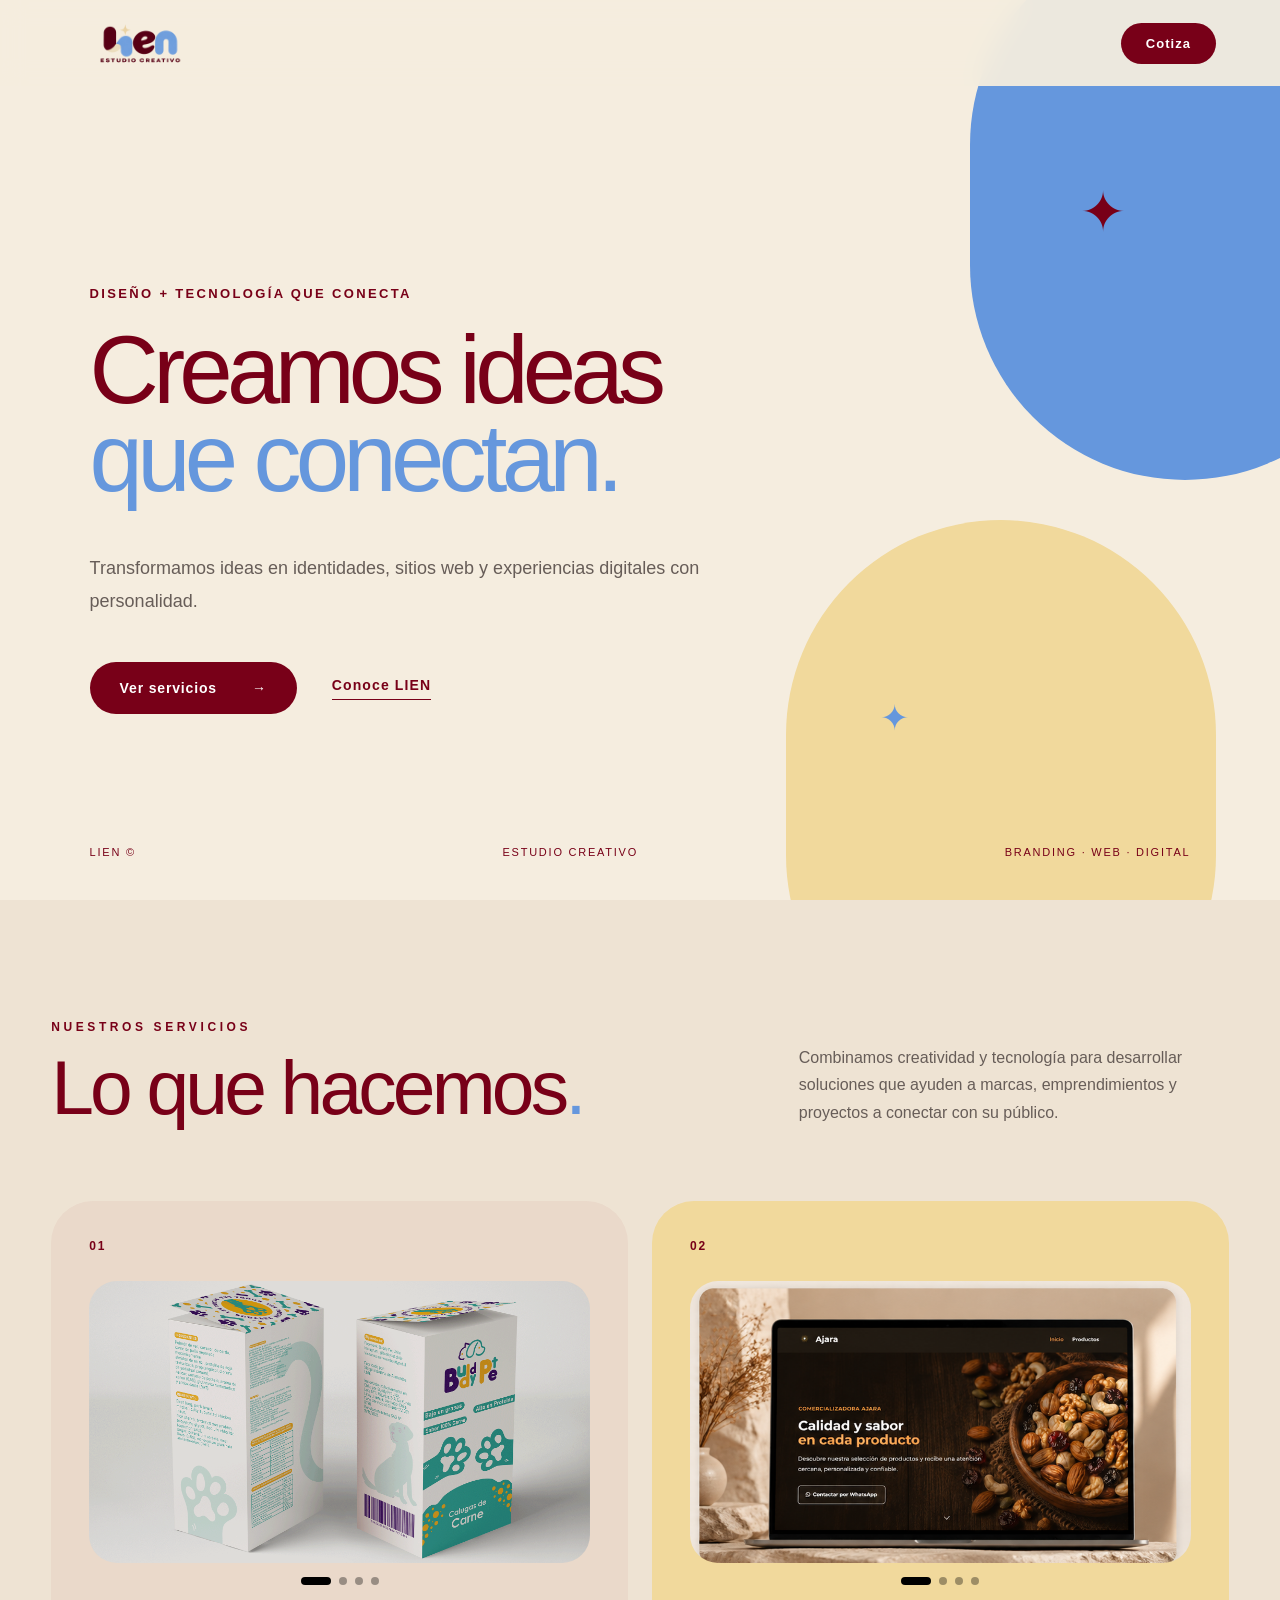
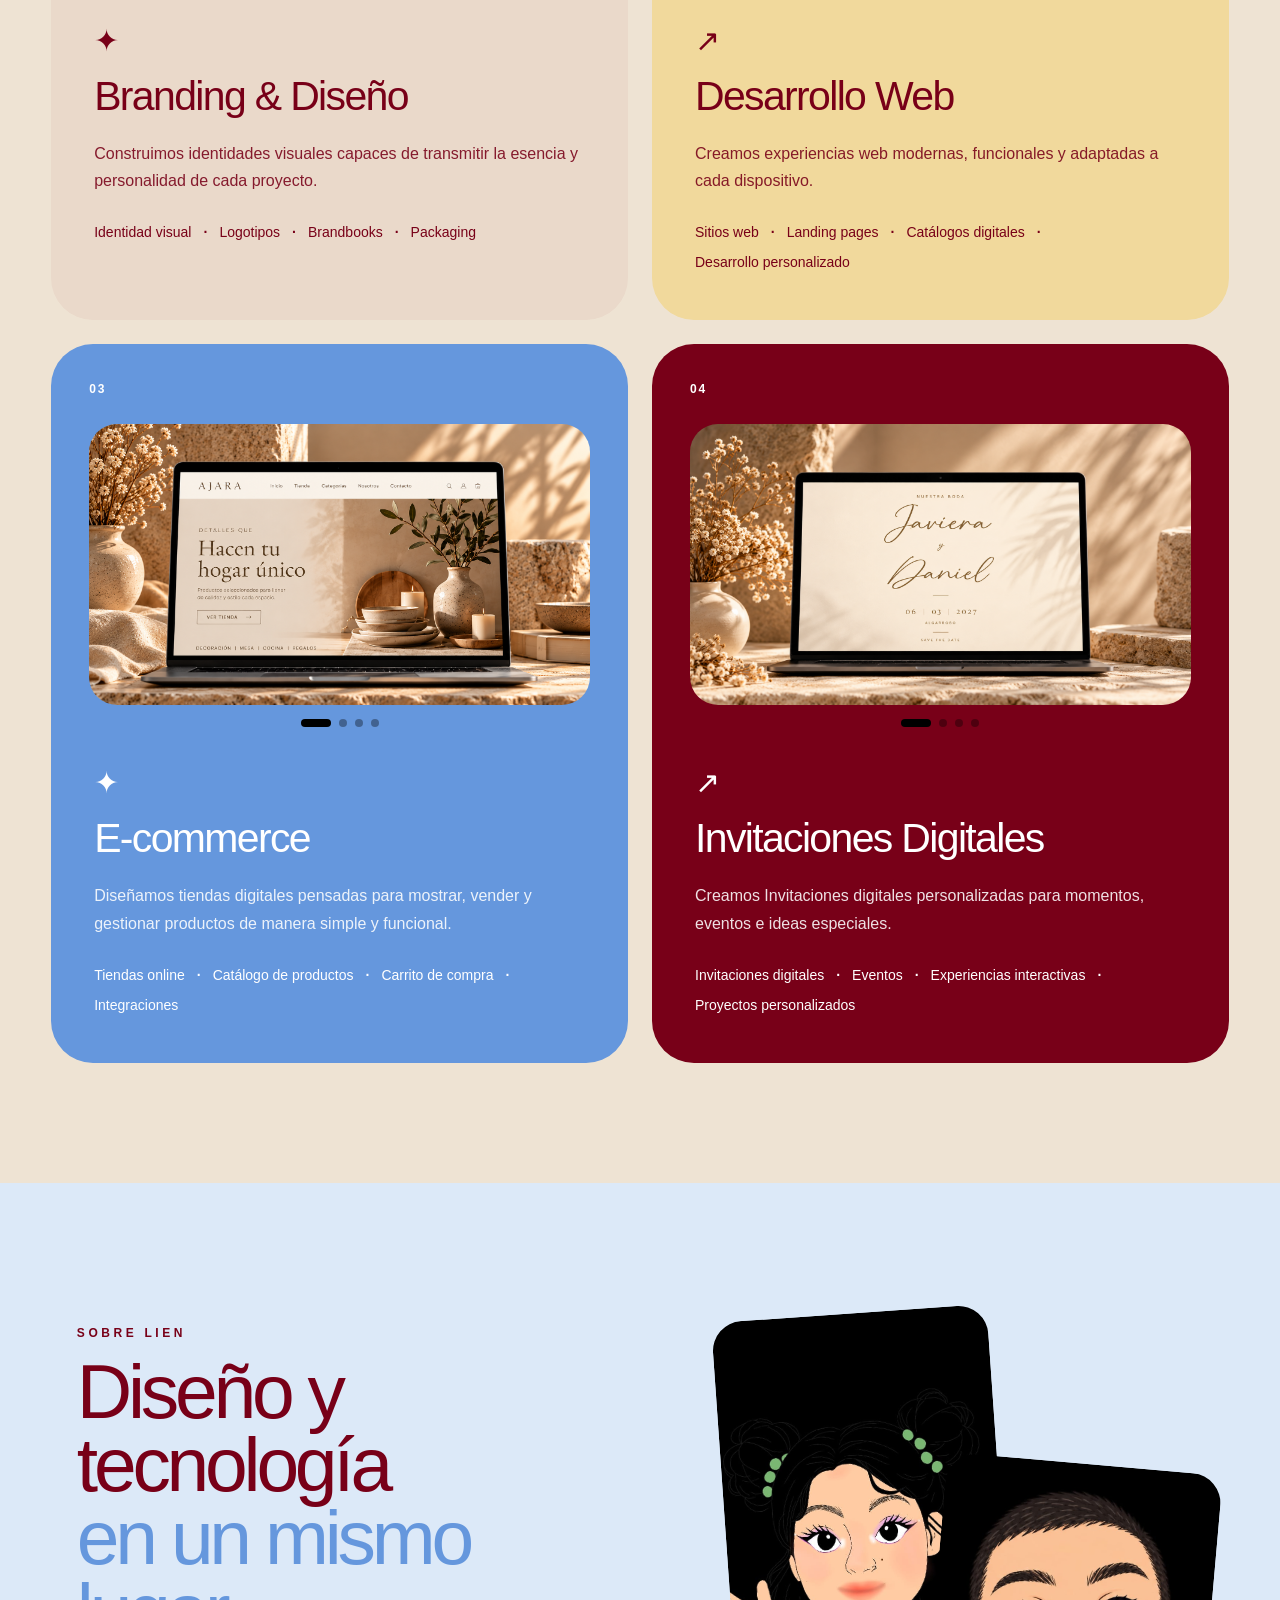
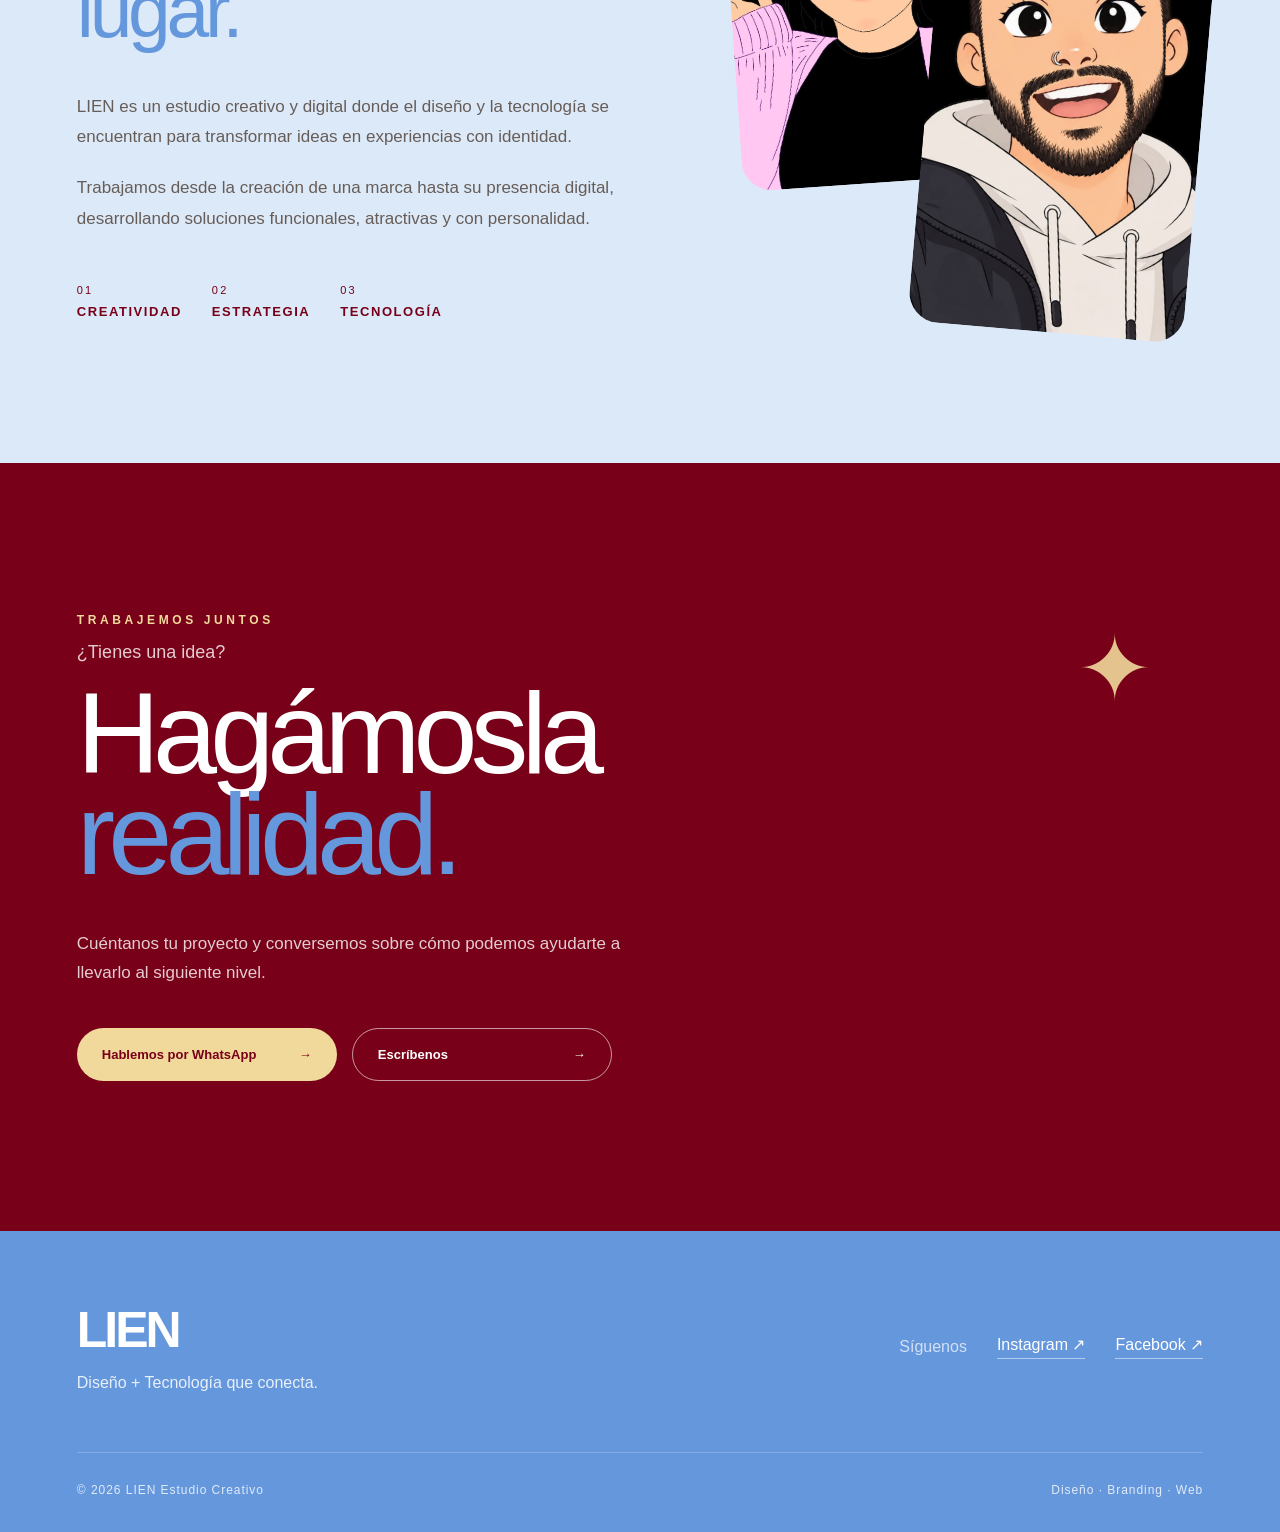
<file: index.html>
<!DOCTYPE html>
<html lang="es">

<head>
    <meta charset="UTF-8">
    <meta name="viewport" content="width=device-width, initial-scale=1.0">

    <meta
        name="description"
        content="LIEN Estudio Creativo - Diseño, branding, desarrollo web, e-commerce y experiencias digitales."
    >

    <title>LIEN | Estudio Creativo</title>

    <link rel="stylesheet" href="style.css">
</head>

<body>

    <!-- ==========================================
         HEADER
    =========================================== -->

    <header class="header">

        <a href="#inicio" class="logo" aria-label="Ir al inicio">
            <img
                src="assets/images/Logo lien azul SF.png"
                alt="LIEN Estudio Creativo"
            >
        </a>

        <a href="#contacto" class="header-contact">
            Cotiza 
        </a>

    </header>


    <main>

        <!-- ==========================================
             HERO
        =========================================== -->

        <section class="hero" id="inicio">

            <div class="hero-shape shape-one"></div>
            <div class="hero-shape shape-two"></div>

            <span class="hero-star star-one">✦</span>
            <span class="hero-star star-two">✦</span>

            <div class="hero-content">

                <p class="eyebrow">
                    Diseño + Tecnología que conecta
                </p>

                <h1>
                    Creamos ideas
                    <span>que conectan.</span>
                </h1>

                <p class="hero-description">
                    Transformamos ideas en identidades,
                    sitios web y experiencias digitales
                    con personalidad.
                </p>

                <div class="hero-actions">

                    <a href="#servicios" class="button-primary">
                        Ver servicios
                        <span>→</span>
                    </a>

                    <a href="#nosotros" class="button-text">
                        Conoce LIEN
                    </a>

                </div>

            </div>

            <div class="hero-bottom">

                <span>LIEN © <span id="heroYear"></span></span>
                <span>Estudio Creativo</span>
                <span>Branding · Web · Digital</span>

            </div>

        </section>


        <!-- ==========================================
             SERVICIOS
        =========================================== -->

        <section class="services-section" id="servicios">

            <div class="section-heading">

                <div>
                    <p class="section-label">
                        Nuestros servicios
                    </p>

                    <h2>
                        Lo que hacemos<span>.</span>
                    </h2>
                </div>

                <p class="services-intro">
                    Combinamos creatividad y tecnología
                    para desarrollar soluciones que ayuden
                    a marcas, emprendimientos y proyectos
                    a conectar con su público.
                </p>

            </div>


            <div class="services-grid">


                <!-- ==================================
                     01 BRANDING
                =================================== -->

                <article class="service-card service-branding">

                    <span class="service-number">01</span>

                    <div class="mini-carousel">

                        <div class="carousel-viewport">

                            <div class="carousel-track">

                                <div class="carousel-slide">
                                    <img
                                        src="assets/images/Branding/packaging-01.gif"
                                        alt="Proyecto de identidad visual"
                                    >
                                </div>

                                <div class="carousel-slide">
                                    <img
                                        src="assets/images/Branding/branding-01.jpeg"
                                        alt="Aplicación de identidad visual"
                                    >
                                </div>

                                <div class="carousel-slide">
                                    <img
                                        src="assets/images/Branding/packaging-02.gif"
                                        alt="Proyecto de packaging"
                                    >
                                </div>

                                <div class="carousel-slide">
                                    <img
                                        src="assets/images/Branding/branding-02.jpeg"
                                        alt="Aplicación de packaging"
                                    >
                                </div>

                            </div>

                            <button
                                class="carousel-arrow carousel-prev"
                                type="button"
                                aria-label="Imagen anterior"
                            >
                                ←
                            </button>

                            <button
                                class="carousel-arrow carousel-next"
                                type="button"
                                aria-label="Imagen siguiente"
                            >
                                →
                            </button>

                        </div>

                        <div class="carousel-dots">
                            <button class="carousel-dot active"></button>
                            <button class="carousel-dot"></button>
                            <button class="carousel-dot"></button>
                            <button class="carousel-dot"></button>
                        </div>

                    </div>


                    <div class="service-content">

                        <div class="service-icon">✦</div>

                        <h3>Branding & Diseño</h3>

                        <p>
                            Construimos identidades visuales capaces
                            de transmitir la esencia y personalidad
                            de cada proyecto.
                        </p>

                        <ul>
                            <li>Identidad visual</li>
                            <li>Logotipos</li>
                            <li>Brandbooks</li>
                            <li>Packaging</li>
                        </ul>

                    </div>

                </article>


                <!-- ==================================
                     02 DESARROLLO WEB
                =================================== -->

                <article class="service-card service-web">

                    <span class="service-number">02</span>

                    <div class="mini-carousel">

                        <div class="carousel-viewport">

                            <div class="carousel-track">

                                <div class="carousel-slide">
                                    <img
                                        src="assets/images/Desarrollo web/ajara-web-01.png"
                                        alt="Página web Ajara"
                                    >
                                </div>

                                <div class="carousel-slide">
                                    <img
                                        src="assets/images/Desarrollo web/ajara-web-02.png"
                                        alt="Proyecto web Ajara"
                                    >
                                </div>

                                <div class="carousel-slide">
                                    <img
                                        src="assets/images/Desarrollo web/ajara-web-03.png"
                                        alt="Catálogo digital Ajara"
                                    >
                                </div>

                                <div class="carousel-slide">
                                    <img
                                        src="assets/images/Desarrollo web/ajara-web-04.png"
                                        alt="Experiencia web Ajara"
                                    >
                                </div>

                            </div>

                            <button
                                class="carousel-arrow carousel-prev"
                                type="button"
                                aria-label="Imagen anterior"
                            >
                                ←
                            </button>

                            <button
                                class="carousel-arrow carousel-next"
                                type="button"
                                aria-label="Imagen siguiente"
                            >
                                →
                            </button>

                        </div>

                        <div class="carousel-dots">
                            <button class="carousel-dot active"></button>
                            <button class="carousel-dot"></button>
                            <button class="carousel-dot"></button>
                            <button class="carousel-dot"></button>
                        </div>

                    </div>


                    <div class="service-content">

                        <div class="service-icon">↗</div>

                        <h3>Desarrollo Web</h3>

                        <p>
                            Creamos experiencias web modernas,
                            funcionales y adaptadas a cada dispositivo.
                        </p>

                        <ul>
                            <li>Sitios web</li>
                            <li>Landing pages</li>
                            <li>Catálogos digitales</li>
                            <li>Desarrollo personalizado</li>
                        </ul>

                    </div>

                </article>


                <!-- ==================================
                     03 E-COMMERCE
                =================================== -->

                <article class="service-card service-ecommerce">

                    <span class="service-number">03</span>

                    <div class="mini-carousel">

                        <div class="carousel-viewport">

                            <div class="carousel-track">

                                <div class="carousel-slide">
                                    <img
                                        src="assets/images/E-comerce/ecomerce 1.png"
                                        alt="Proyecto E-commerce"
                                    >
                                </div>

                                <div class="carousel-slide">
                                    <img
                                        src="assets/images/E-comerce/ecomerce 2.png"
                                        alt="Catálogo E-commerce"
                                    >
                                </div>

                                <div class="carousel-slide">
                                    <img
                                        src="assets/images/E-comerce/ecomerce 3.png"
                                        alt="Productos E-commerce"
                                    >
                                </div>

                                <div class="carousel-slide">
                                    <img
                                        src="assets/images/E-comerce/ecomerce 4.png"
                                        alt="Experiencia E-commerce"
                                    >
                                </div>

                            </div>

                            <button
                                class="carousel-arrow carousel-prev"
                                type="button"
                                aria-label="Imagen anterior"
                            >
                                ←
                            </button>

                            <button
                                class="carousel-arrow carousel-next"
                                type="button"
                                aria-label="Imagen siguiente"
                            >
                                →
                            </button>

                        </div>

                        <div class="carousel-dots">
                            <button class="carousel-dot active"></button>
                            <button class="carousel-dot"></button>
                            <button class="carousel-dot"></button>
                            <button class="carousel-dot"></button>
                        </div>

                    </div>


                    <div class="service-content">

                        <div class="service-icon">✦</div>

                        <h3>E-commerce</h3>

                        <p>
                            Diseñamos tiendas digitales pensadas
                            para mostrar, vender y gestionar productos
                            de manera simple y funcional.
                        </p>

                        <ul>
                            <li>Tiendas online</li>
                            <li>Catálogo de productos</li>
                            <li>Carrito de compra</li>
                            <li>Integraciones</li>
                        </ul>

                    </div>

                </article>


                <!-- ==================================
                     04 EXPERIENCIAS DIGITALES
                =================================== -->

                <article class="service-card service-experiences">

                    <span class="service-number">04</span>

                    <div class="mini-carousel">

                        <div class="carousel-viewport">

                            <div class="carousel-track">

                                <div class="carousel-slide">
                                    <img
                                        src="assets/images/Experiencias/experiencias 04.png"
                                        alt="Portada invitación digital"
                                    >
                                </div>

                                <div class="carousel-slide">
                                    <img
                                        src="assets/images/Experiencias/experiencias 01.png"
                                        alt="Cuenta regresiva invitación"
                                    >
                                </div>

                                <div class="carousel-slide">
                                    <img
                                        src="assets/images/Experiencias/experiencias 02.png"
                                        alt="Itinerario invitación"
                                    >
                                </div>

                                <div class="carousel-slide">
                                    <img
                                        src="assets/images/Experiencias/experiencias 03.png"
                                        alt="Dress code invitación"
                                    >
                                </div>

                            </div>

                            <button
                                class="carousel-arrow carousel-prev"
                                type="button"
                                aria-label="Imagen anterior"
                            >
                                ←
                            </button>

                            <button
                                class="carousel-arrow carousel-next"
                                type="button"
                                aria-label="Imagen siguiente"
                            >
                                →
                            </button>

                        </div>

                        <div class="carousel-dots">
                            <button class="carousel-dot active"></button>
                            <button class="carousel-dot"></button>
                            <button class="carousel-dot"></button>
                            <button class="carousel-dot"></button>
                        </div>

                    </div>


                    <div class="service-content">

                        <div class="service-icon">↗</div>

                        <h3>Invitaciones Digitales</h3>

                        <p>
                            Creamos Invitaciones digitales
                            personalizadas para momentos,
                            eventos e ideas especiales.
                        </p>

                        <ul>
                            <li>Invitaciones digitales</li>
                            <li>Eventos</li>
                            <li>Experiencias interactivas</li>
                            <li>Proyectos personalizados</li>
                        </ul>

                    </div>

                </article>

            </div>

        </section>


        <!-- ==========================================
             SOBRE LIEN
        =========================================== -->

        <section class="about-section" id="nosotros">

            <div class="about-content">

                <div class="about-info">

                    <p class="section-label">
                        Sobre LIEN
                    </p>

                    <h2>
                        Diseño y tecnología
                        <span>en un mismo lugar.</span>
                    </h2>

                    <div class="about-text">

                        <p>
                            LIEN es un estudio creativo y digital
                            donde el diseño y la tecnología se encuentran
                            para transformar ideas en experiencias
                            con identidad.
                        </p>

                        <p>
                            Trabajamos desde la creación de una marca
                            hasta su presencia digital, desarrollando
                            soluciones funcionales, atractivas
                            y con personalidad.
                        </p>

                    </div>

                    <div class="about-values">

                        <div>
                            <span>01</span>
                            <strong>CREATIVIDAD</strong>
                        </div>

                        <div>
                            <span>02</span>
                            <strong>ESTRATEGIA</strong>
                        </div>

                        <div>
                            <span>03</span>
                            <strong>TECNOLOGÍA</strong>
                        </div>

                    </div>

                </div>


                <div class="about-gallery">

                    <div class="about-photo about-photo-one">
                        <img
                            src="assets/images/nayi.jpeg"
                            alt="Nayi - LIEN Estudio Creativo"
                        >
                    </div>

                    <div class="about-photo about-photo-two">
                        <img
                            src="assets/images/dani.jpeg"
                            alt="Dani - LIEN Estudio Creativo"
                        >
                    </div>

                </div>

            </div>

        </section>


        <!-- ==========================================
             CONTACTO
        =========================================== -->

        <section class="contact-section" id="contacto">

            <span class="contact-star">✦</span>

            <div class="contact-content">

                <p class="section-label">
                    Trabajemos juntos
                </p>

                <p class="contact-small">
                    ¿Tienes una idea?
                </p>

                <h2>
                    Hagámosla
                    <span>realidad.</span>
                </h2>

                <p class="contact-description">
                    Cuéntanos tu proyecto y conversemos
                    sobre cómo podemos ayudarte a llevarlo
                    al siguiente nivel.
                </p>

                <div class="contact-buttons">

                    <a
                        href="https://wa.me/56963546321"
                        target="_blank"
                        rel="noopener noreferrer"
                        class="contact-button contact-whatsapp"
                    >
                        Hablemos por WhatsApp
                        <span>→</span>
                    </a>

                    <a
                        href="mailto:estudio_lien@outlook.com"
                        class="contact-button contact-email"
                    >
                        Escríbenos
                        <span>→</span>
                    </a>

                </div>

            </div>

        </section>

    </main>


    <!-- ==========================================
         FOOTER
    =========================================== -->

    <footer class="footer">

        <div class="footer-brand">

            <a href="#inicio" class="footer-logo">
                LIEN
            </a>

            <p>
                Diseño + Tecnología que conecta.
            </p>

        </div>


        <div class="footer-social">

            <span>Síguenos</span>

            <a
                href="https://www.instagram.com/estudio_lien/"
                target="_blank"
                rel="noopener noreferrer"
            >
                Instagram ↗
            </a>

            <a
                href="https://www.facebook.com/profile.php?id=61594527280210"
                target="_blank"
                rel="noopener noreferrer"
            >
                Facebook ↗
            </a>

        </div>


        <div class="footer-bottom">

            <p>
                © <span id="year"></span>
                LIEN Estudio Creativo
            </p>

            <p>
                Diseño · Branding · Web
            </p>

        </div>

    </footer>


    <script src="main.js"></script>

</body>
</html>
</file>
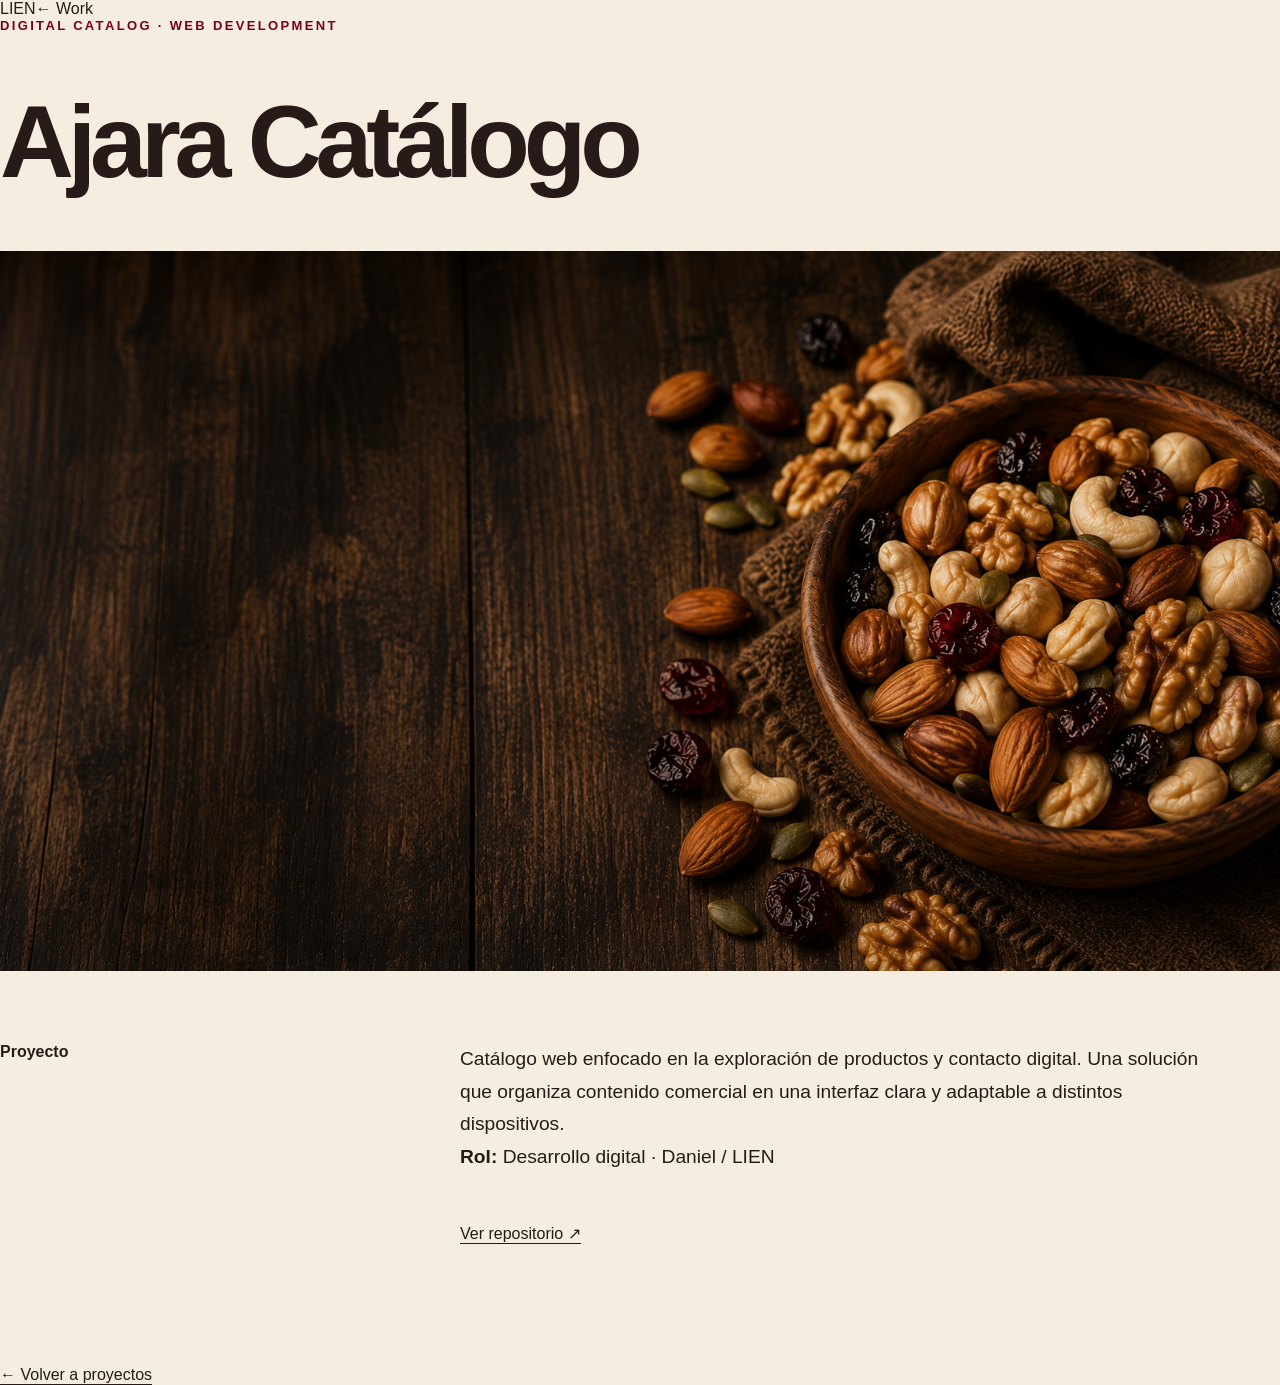
<file: LIEN-Portfolio-v1/lien-portfolio/projects/catalogo-ajara.html>
<!doctype html><html lang="es"><head><meta charset="utf-8"><meta name="viewport" content="width=device-width,initial-scale=1"><title>Ajara Catálogo — LIEN</title><link rel="stylesheet" href="../css/style.css"><style>.case{padding:9vh var(--pad)}.case h1{font-size:clamp(3.5rem,8vw,8rem);line-height:.9;letter-spacing:-.06em;margin:7vh 0}.case .cover{height:65vw;max-height:720px}.case .cover img{width:100%;height:100%;object-fit:cover}.case-grid{display:grid;grid-template-columns:1fr 2fr;gap:50px;padding:8vh 0;border-bottom:1px solid var(--line)}.case-grid p{font-size:1.2rem;line-height:1.7;max-width:760px}.back{display:inline-block;margin-top:50px;border-bottom:1px solid}@media(max-width:760px){.case-grid{grid-template-columns:1fr}}</style></head><body><header class="nav"><a class="brand" href="../index.html">LIEN</a><a href="../index.html#work">← Work</a></header><main class="case"><p class="eyebrow">Digital Catalog · Web Development</p><h1>Ajara Catálogo</h1><div class="cover"><img src="../assets/images/catalogo.png" alt="Ajara Catálogo"></div><div class="case-grid"><strong>Proyecto</strong><div><p>Catálogo web enfocado en la exploración de productos y contacto digital. Una solución que organiza contenido comercial en una interfaz clara y adaptable a distintos dispositivos.</p><p><strong>Rol:</strong> Desarrollo digital · Daniel / LIEN</p><a class="back" href="https://github.com/Alucard4512/Catalogo-web-Ajara" target="_blank" rel="noreferrer">Ver repositorio ↗</a></div></div><a class="back" href="../index.html#work">← Volver a proyectos</a></main></body></html>
</file>
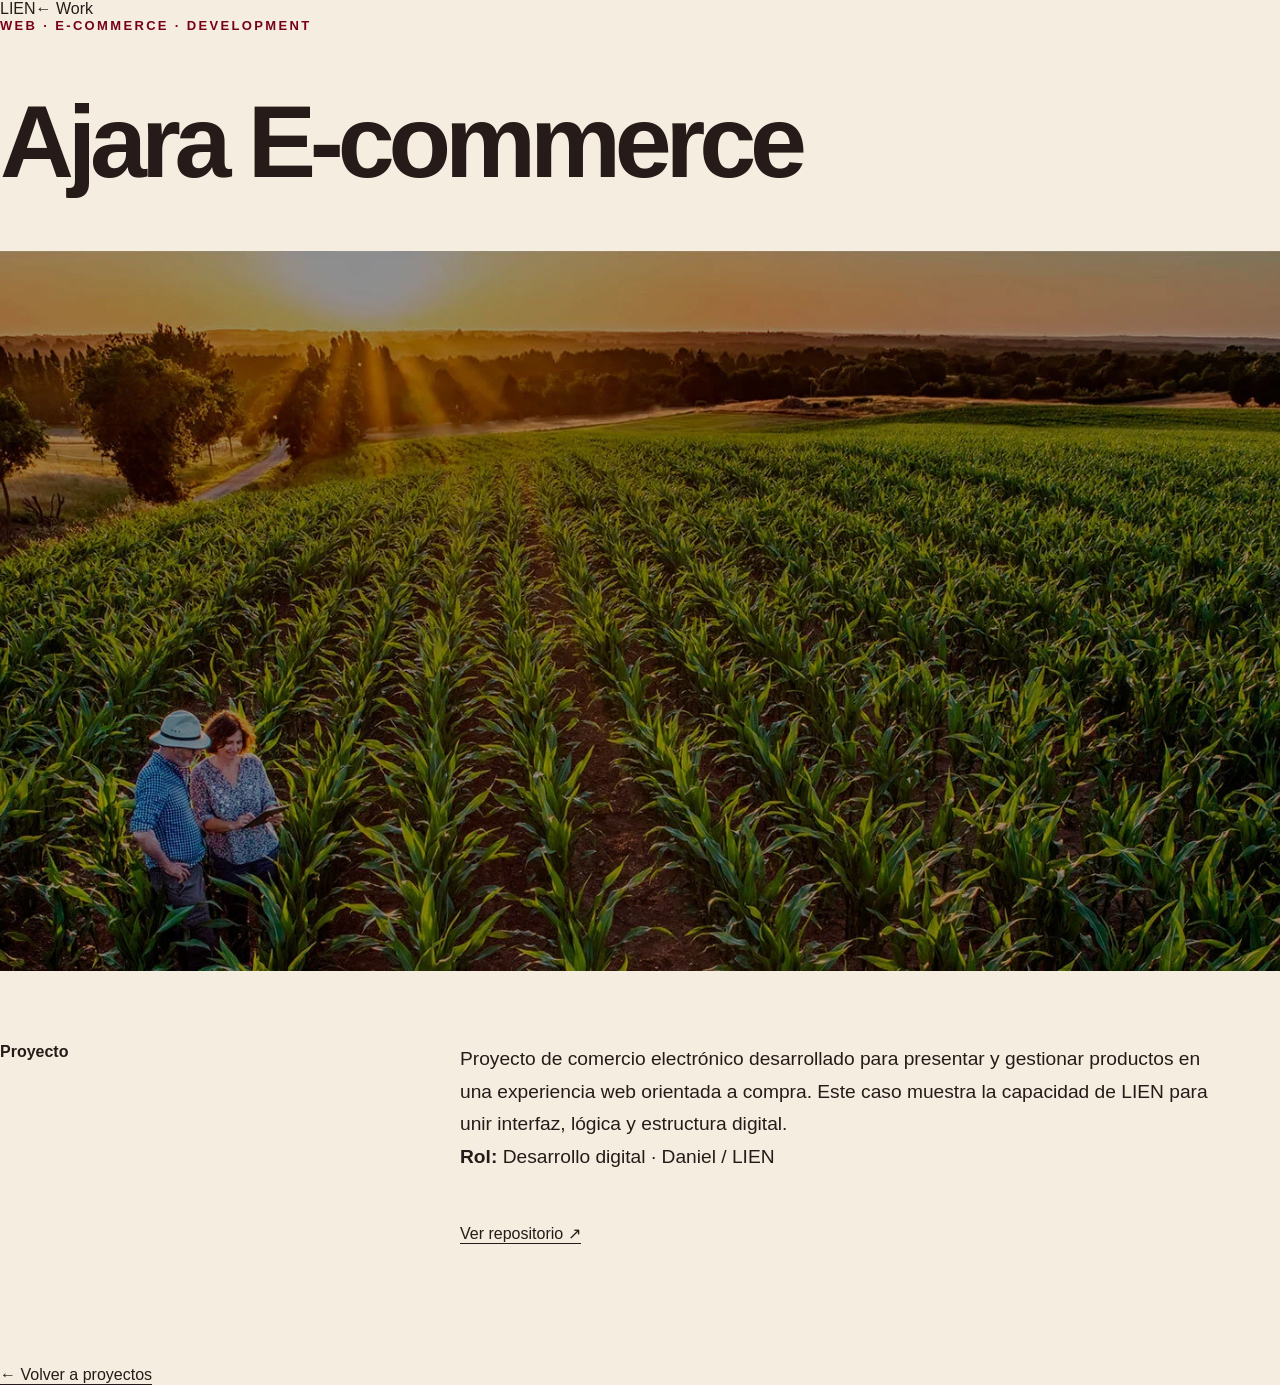
<file: LIEN-Portfolio-v1/lien-portfolio/projects/ecommerce-ajara.html>
<!doctype html><html lang="es"><head><meta charset="utf-8"><meta name="viewport" content="width=device-width,initial-scale=1"><title>Ajara E-commerce — LIEN</title><link rel="stylesheet" href="../css/style.css"><style>.case{padding:9vh var(--pad)}.case h1{font-size:clamp(3.5rem,8vw,8rem);line-height:.9;letter-spacing:-.06em;margin:7vh 0}.case .cover{height:65vw;max-height:720px}.case .cover img{width:100%;height:100%;object-fit:cover}.case-grid{display:grid;grid-template-columns:1fr 2fr;gap:50px;padding:8vh 0;border-bottom:1px solid var(--line)}.case-grid p{font-size:1.2rem;line-height:1.7;max-width:760px}.back{display:inline-block;margin-top:50px;border-bottom:1px solid}@media(max-width:760px){.case-grid{grid-template-columns:1fr}}</style></head><body><header class="nav"><a class="brand" href="../index.html">LIEN</a><a href="../index.html#work">← Work</a></header><main class="case"><p class="eyebrow">Web · E-commerce · Development</p><h1>Ajara E-commerce</h1><div class="cover"><img src="../assets/images/ecommerce.webp" alt="Ajara E-commerce"></div><div class="case-grid"><strong>Proyecto</strong><div><p>Proyecto de comercio electrónico desarrollado para presentar y gestionar productos en una experiencia web orientada a compra. Este caso muestra la capacidad de LIEN para unir interfaz, lógica y estructura digital.</p><p><strong>Rol:</strong> Desarrollo digital · Daniel / LIEN</p><a class="back" href="https://github.com/Alucard4512/ecomerce_ajara" target="_blank" rel="noreferrer">Ver repositorio ↗</a></div></div><a class="back" href="../index.html#work">← Volver a proyectos</a></main></body></html>
</file>
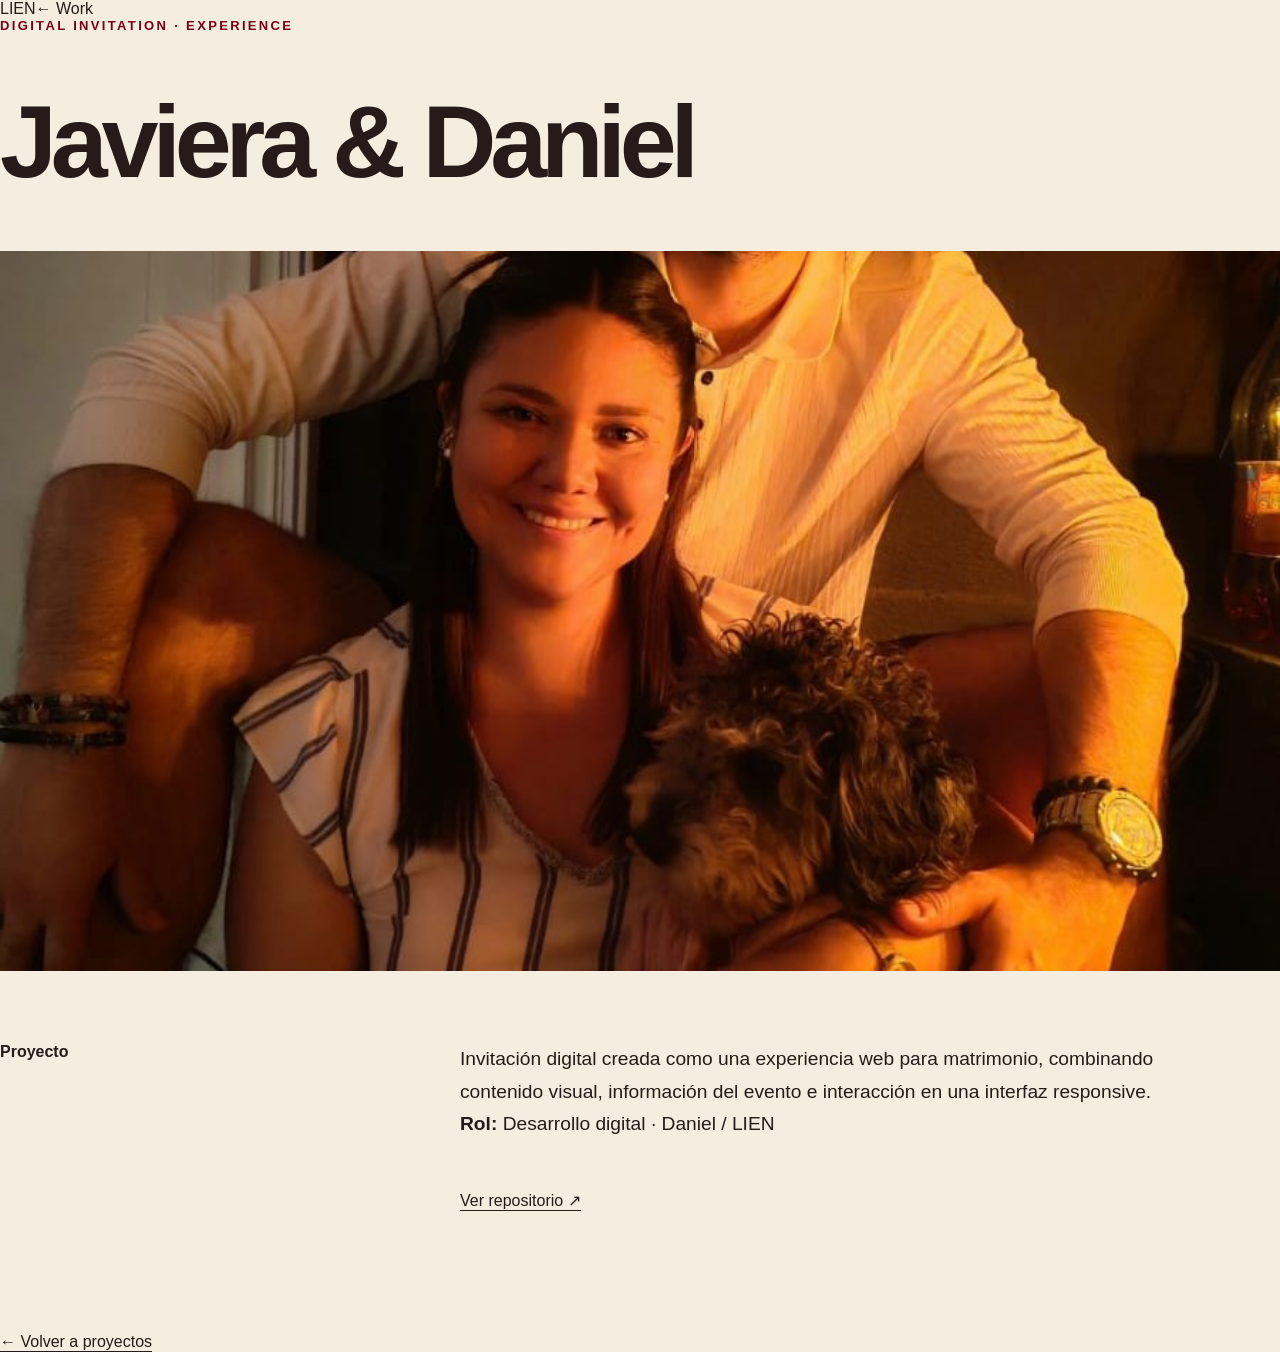
<file: LIEN-Portfolio-v1/lien-portfolio/projects/invitacion.html>
<!doctype html><html lang="es"><head><meta charset="utf-8"><meta name="viewport" content="width=device-width,initial-scale=1"><title>Javiera & Daniel — LIEN</title><link rel="stylesheet" href="../css/style.css"><style>.case{padding:9vh var(--pad)}.case h1{font-size:clamp(3.5rem,8vw,8rem);line-height:.9;letter-spacing:-.06em;margin:7vh 0}.case .cover{height:65vw;max-height:720px}.case .cover img{width:100%;height:100%;object-fit:cover}.case-grid{display:grid;grid-template-columns:1fr 2fr;gap:50px;padding:8vh 0;border-bottom:1px solid var(--line)}.case-grid p{font-size:1.2rem;line-height:1.7;max-width:760px}.back{display:inline-block;margin-top:50px;border-bottom:1px solid}@media(max-width:760px){.case-grid{grid-template-columns:1fr}}</style></head><body><header class="nav"><a class="brand" href="../index.html">LIEN</a><a href="../index.html#work">← Work</a></header><main class="case"><p class="eyebrow">Digital Invitation · Experience</p><h1>Javiera & Daniel</h1><div class="cover"><img src="../assets/images/invitacion.jpeg" alt="Javiera & Daniel"></div><div class="case-grid"><strong>Proyecto</strong><div><p>Invitación digital creada como una experiencia web para matrimonio, combinando contenido visual, información del evento e interacción en una interfaz responsive.</p><p><strong>Rol:</strong> Desarrollo digital · Daniel / LIEN</p><a class="back" href="https://github.com/Alucard4512/Invitacion-matrimonio" target="_blank" rel="noreferrer">Ver repositorio ↗</a></div></div><a class="back" href="../index.html#work">← Volver a proyectos</a></main></body></html>
</file>
<file: style.css>
/* ==========================================================
   LIEN — ESTUDIO CREATIVO
   CSS COMPLETO
========================================================== */


/* ==========================================================
   VARIABLES
========================================================== */

:root {
    --burgundy: #780018;
    --burgundy-dark: #5d0013;

    --blue: #6597dd;
    --blue-light: #8bb2e8;
    --blue-soft: #dce9f8;

    --cream: #f1d99c;
    --cream-light: #f5eddf;
    --cream-soft: #eee3d3;

    --white: #ffffff;

    --background: #f5eddf;

    --text: #261b18;
    --text-soft: #675d58;

    --container: 1500px;
}


/* ==========================================================
   RESET
========================================================== */

* {
    margin: 0;
    padding: 0;
    box-sizing: border-box;
}

html {
    scroll-behavior: smooth;
}

body {
    font-family: Arial, Helvetica, sans-serif;
    background: var(--background);
    color: var(--text);
    overflow-x: hidden;
}

img {
    display: block;
    max-width: 100%;
}

a {
    color: inherit;
    text-decoration: none;
}

button {
    font: inherit;
}


/* ==========================================================
   HEADER
========================================================== */

.header {
    position: fixed;
    top: 0;
    left: 0;

    width: 100%;
    height: 86px;

    padding: 0 5%;

    display: flex;
    align-items: center;
    justify-content: space-between;

    background: rgba(245, 237, 223, 0.94);

    backdrop-filter: blur(12px);

    z-index: 1000;

    transition: 0.3s ease;
}

.header.scrolled {
    background: rgba(245, 237, 223, 0.98);

    box-shadow:
        0 8px 30px rgba(120, 0, 24, 0.08);
}


/* LOGO */

.logo {
    display: flex;
    align-items: center;

    width: 150px;
}

.logo img {
    width: 100%;
    max-width: 150px;

    height: 58px;

    object-fit: contain;
}


/* BOTÓN HEADER */

.header-contact {
    display: inline-flex;
    align-items: center;
    justify-content: center;

    padding: 13px 25px;

    border-radius: 999px;

    background: var(--burgundy);
    color: var(--white);

    font-size: 13px;
    font-weight: 600;
    letter-spacing: 0.08em;

    transition:
        background 0.3s ease,
        transform 0.3s ease;
}

.header-contact:hover {
    background: var(--burgundy-dark);
    transform: translateY(-2px);
}


/* ==========================================================
   HERO
========================================================== */

.hero {
    position: relative;

    min-height: 100vh;

    padding:
        170px
        max(7%, calc((100vw - var(--container)) / 2))
        70px;

    display: flex;
    align-items: center;

    background: var(--cream-light);

    overflow: hidden;
}


/* CONTENIDO */

.hero-content {
    position: relative;
    z-index: 5;

    width: min(900px, 70%);
}


/* EYEBROW */

.eyebrow {
    margin-bottom: 25px;

    color: var(--burgundy);

    font-size: 13px;
    font-weight: 700;

    letter-spacing: 0.18em;
    text-transform: uppercase;
}


/* TITULAR */

.hero h1 {
    max-width: 1000px;

    color: var(--burgundy);

    font-size: clamp(70px, 7.5vw, 145px);
    font-weight: 500;

    line-height: 0.92;
    letter-spacing: -0.06em;
}

.hero h1 span {
    display: block;

    color: var(--blue);
}


/* DESCRIPCIÓN */

.hero-description {
    max-width: 620px;

    margin-top: 50px;

    color: var(--text-soft);

    font-size: 18px;
    line-height: 1.8;
}


/* BOTONES */

.hero-actions {
    display: flex;
    align-items: center;
    gap: 35px;

    margin-top: 45px;
}

.button-primary {
    display: inline-flex;
    align-items: center;
    gap: 35px;

    padding: 18px 30px;

    background: var(--burgundy);
    color: var(--white);

    border-radius: 999px;

    font-size: 14px;
    font-weight: 600;

    letter-spacing: 0.06em;

    transition: 0.3s ease;
}

.button-primary:hover {
    background: var(--burgundy-dark);
    transform: translateY(-3px);
}

.button-text {
    padding-bottom: 6px;

    border-bottom: 1px solid var(--burgundy);

    color: var(--burgundy);

    font-size: 14px;
    font-weight: 600;

    letter-spacing: 0.08em;
}


/* ==========================================================
   FIGURAS HERO
========================================================== */

.hero-shape {
    position: absolute;

    border-radius: 999px;
}

.shape-one {
    width: 430px;
    height: 550px;

    right: -120px;
    top: -70px;

    background: var(--blue);
}

.shape-two {
    width: 430px;
    height: 550px;

    right: 5%;
    bottom: -170px;

    background: var(--cream);
}

.hero-star {
    position: absolute;

    z-index: 3;

    color: var(--burgundy);
}

.star-one {
    right: 12%;
    top: 20%;

    font-size: 55px;
}

.star-two {
    right: 29%;
    bottom: 18%;

    color: var(--blue);

    font-size: 35px;
}


/* ==========================================================
   HERO BOTTOM
========================================================== */

.hero-bottom {
    position: absolute;

    left: 7%;
    right: 7%;
    bottom: 42px;

    display: flex;
    justify-content: space-between;

    color: var(--burgundy);

    font-size: 11px;

    letter-spacing: 0.16em;
    text-transform: uppercase;
}


/* ==========================================================
   SERVICIOS
========================================================== */

.services-section {
    padding: 120px 4%;

    background: var(--cream-soft);
}


/* CABECERA */

.section-heading {
    max-width: var(--container);

    margin: 0 auto 75px;

    display: flex;
    justify-content: space-between;
    align-items: flex-end;

    gap: 60px;
}

.section-label {
    margin-bottom: 15px;

    color: var(--burgundy);

    font-size: 12px;
    font-weight: 700;

    letter-spacing: 0.3em;
    text-transform: uppercase;
}

.section-heading h2 {
    color: var(--burgundy);

    font-size: clamp(48px, 6vw, 95px);

    font-weight: 500;
    letter-spacing: -0.05em;

    line-height: 1;
}

.section-heading h2 span {
    color: var(--blue);
}

.services-intro {
    max-width: 430px;

    color: var(--text-soft);

    font-size: 16px;
    line-height: 1.7;
}


/* ==========================================================
   GRID SERVICIOS
========================================================== */

.services-grid {
    max-width: var(--container);

    margin: 0 auto;

    display: grid;

    grid-template-columns:
        repeat(2, minmax(0, 1fr));

    gap: 24px;
}


/* ==========================================================
   TARJETA
========================================================== */

.service-card {
    position: relative;

    min-width: 0;

    padding: 38px;

    border-radius: 42px;

    overflow: hidden;
}


/* COLORES */

.service-branding {
    background: #ead9ca;
    color: var(--burgundy);
}

.service-web {
    background: var(--cream);
    color: var(--burgundy);
}

.service-ecommerce {
    background: var(--blue);
    color: var(--white);
}

.service-experiences {
    background: var(--burgundy);
    color: var(--white);
}


/* NÚMERO */

.service-number {
    display: block;

    margin-bottom: 28px;

    font-size: 12px;
    font-weight: 700;

    letter-spacing: 0.16em;
}


/* ==========================================================
   CARRUSEL
========================================================== */

.mini-carousel {
    width: 100%;
}

.carousel-viewport {
    position: relative;

    width: 100%;

    aspect-ratio: 16 / 9;

    border-radius: 28px;

    overflow: hidden;
}

.carousel-track {
    display: flex;

    width: 100%;
    height: 100%;

    transition: transform 0.55s ease;
}

.carousel-slide {
    flex: 0 0 100%;

    min-width: 100%;
    height: 100%;
}

.carousel-slide img {
    width: 100%;
    height: 100%;

    object-fit: cover;
}


/* FLECHAS */

.carousel-arrow {
    position: absolute;

    top: 50%;

    width: 44px;
    height: 44px;

    transform: translateY(-50%);

    border: 0;

    border-radius: 50%;

    background: rgba(255, 255, 255, 0.9);

    color: var(--burgundy);

    cursor: pointer;

    z-index: 10;

    opacity: 0;

    transition: 0.3s ease;
}

.carousel-prev {
    left: 16px;
}

.carousel-next {
    right: 16px;
}

.carousel-viewport:hover .carousel-arrow {
    opacity: 1;
}


/* DOTS */

.carousel-dots {
    display: flex;
    justify-content: center;

    gap: 8px;

    margin: 14px 0 0;
}

.carousel-dot {
    width: 8px;
    height: 8px;

    padding: 0;

    border: 0;

    border-radius: 50%;

    background: currentColor;

    opacity: 0.35;

    cursor: pointer;

    transition: 0.25s ease;
}

.carousel-dot.active {
    width: 30px;

    border-radius: 999px;

    opacity: 1;
}


/* ==========================================================
   CONTENIDO TARJETA
========================================================== */

.service-content {
    padding: 38px 5px 8px;
}

.service-icon {
    margin-bottom: 15px;

    font-size: 30px;
}

.service-content h3 {
    margin-bottom: 20px;

    font-size: clamp(36px, 3.2vw, 62px);

    font-weight: 500;

    letter-spacing: -0.04em;
}

.service-content p {
    max-width: 610px;

    margin-bottom: 27px;

    font-size: 16px;

    line-height: 1.7;

    opacity: 0.88;
}

.service-content ul {
    display: flex;
    flex-wrap: wrap;

    gap: 10px;

    list-style: none;
}

.service-content li {
    padding: 10px 18px;

    border: 1px solid currentColor;

    border-radius: 999px;

    font-size: 12px;
}


/* ==========================================================
   SOBRE LIEN
========================================================== */

.about-section {
    padding: 130px 6%;

    background: var(--blue-soft);

    color: var(--burgundy);
}

.about-content {
    max-width: var(--container);

    margin: auto;

    display: grid;

    grid-template-columns:
        minmax(0, 1fr)
        minmax(420px, 0.85fr);

    gap: 90px;

    align-items: center;
}

.about-info h2 {
    max-width: 750px;

    margin-bottom: 45px;

    font-size: clamp(55px, 6vw, 100px);

    font-weight: 500;

    line-height: 0.95;

    letter-spacing: -0.055em;
}

.about-info h2 span {
    display: block;

    color: var(--blue);
}

.about-text {
    max-width: 650px;

    display: grid;

    gap: 20px;

    color: var(--text-soft);

    font-size: 17px;

    line-height: 1.8;
}


/* VALORES */

.about-values {
    display: flex;
    flex-wrap: wrap;

    gap: 30px;

    margin-top: 50px;
}

.about-values div {
    display: flex;
    flex-direction: column;

    gap: 8px;
}

.about-values span {
    font-size: 11px;

    letter-spacing: 0.2em;
}

.about-values strong {
    font-size: 13px;

    letter-spacing: 0.12em;
}


/* ==========================================================
   GALERÍA SOBRE LIEN
========================================================== */

.about-gallery {
    position: relative;

    min-height: 620px;
}

.about-photo {
    position: absolute;

    overflow: hidden;

    border-radius: 30px;
}

.about-photo img {
    width: 100%;
    height: 100%;

    object-fit: cover;
}

.about-photo-one {
    width: 58%;
    height: 470px;

    left: 0;
    top: 0;

    transform: rotate(-4deg);
}

.about-photo-two {
    width: 58%;
    height: 470px;

    right: 0;
    bottom: 0;

    transform: rotate(5deg);
}

.about-gallery-star {
    position: absolute;

    left: 47%;
    top: 44%;

    z-index: 5;

    color: var(--burgundy);

    font-size: 65px;
}


/* ==========================================================
   CONTACTO
========================================================== */

.contact-section {
    position: relative;

    padding: 150px 6%;

    background: var(--burgundy);

    color: var(--white);

    overflow: hidden;
}

.contact-content {
    position: relative;

    z-index: 2;

    max-width: var(--container);

    margin: auto;
}

.contact-section .section-label {
    color: var(--cream);
}

.contact-small {
    margin-bottom: 20px;

    font-size: 18px;

    opacity: 0.8;
}

.contact-content h2 {
    max-width: 950px;

    font-size: clamp(70px, 9vw, 150px);

    font-weight: 500;

    line-height: 0.88;

    letter-spacing: -0.06em;
}

.contact-content h2 span {
    display: block;

    color: var(--blue);
}

.contact-description {
    max-width: 550px;

    margin-top: 45px;

    font-size: 17px;

    line-height: 1.7;

    opacity: 0.8;
}


/* BOTONES CONTACTO */

.contact-buttons {
    display: flex;
    flex-wrap: wrap;

    gap: 15px;

    margin-top: 40px;
}

.contact-button {
    display: inline-flex;
    align-items: center;
    justify-content: space-between;

    min-width: 260px;

    padding: 18px 25px;

    border-radius: 999px;

    font-size: 13px;
    font-weight: 700;

    transition: 0.3s ease;
}

.contact-whatsapp {
    background: var(--cream);

    color: var(--burgundy);
}

.contact-email {
    border: 1px solid rgba(255,255,255,0.6);

    color: var(--white);
}

.contact-button:hover {
    transform: translateY(-3px);
}

.contact-star {
    position: absolute;

    right: 10%;
    top: 20%;

    color: var(--cream);

    font-size: 90px;

    opacity: 0.9;
}


/* ==========================================================
   FOOTER
========================================================== */

.footer {
    padding: 70px 6% 35px;

    background: var(--blue);

    color: var(--white);

    display: grid;

    grid-template-columns: 1fr 1fr;

    gap: 60px;
}

.footer-logo {
    display: inline-block;

    margin-bottom: 15px;

    font-size: 50px;

    font-weight: 700;

    letter-spacing: -0.06em;
}

.footer-brand p {
    opacity: 0.85;
}

.footer-social {
    display: flex;
    align-items: center;
    justify-content: flex-end;

    gap: 30px;
}

.footer-social span {
    opacity: 0.7;
}

.footer-social a {
    border-bottom: 1px solid rgba(255,255,255,0.5);

    padding-bottom: 4px;
}

.footer-bottom {
    grid-column: 1 / -1;

    padding-top: 30px;

    border-top: 1px solid rgba(255,255,255,0.25);

    display: flex;
    justify-content: space-between;

    font-size: 12px;

    letter-spacing: 0.08em;

    opacity: 0.8;
}


/* ==========================================================
   TABLET
========================================================== */

@media (max-width: 1100px) {

    .hero {
        padding-left: 6%;
        padding-right: 6%;
    }

    .hero-content {
        width: 78%;
    }

    .shape-one {
        right: -260px;
    }

    .services-grid {
        grid-template-columns: 1fr 1fr;
    }

    .service-card {
        padding: 28px;
    }

    .about-content {
        grid-template-columns: 1fr;
    }

    .about-gallery {
        max-width: 700px;

        width: 100%;

        margin: auto;
    }
}


/* ==========================================================
   MÓVIL
========================================================== */

@media (max-width: 768px) {

    .header {
        height: 72px;

        padding: 0 20px;
    }

    .logo {
        width: 110px;
    }

    .logo img {
        max-width: 110px;

        height: 48px;
    }

    .header-contact {
        padding: 11px 17px;

        font-size: 11px;
    }


    /* HERO */

    .hero {
        min-height: 850px;

        padding:
            130px
            22px
            90px;

        align-items: flex-start;
    }

    .hero-content {
        width: 100%;
    }

    .eyebrow {
        font-size: 10px;
    }

    .hero h1 {
        font-size: clamp(55px, 17vw, 90px);

        line-height: 0.92;
    }

    .hero-description {
        max-width: 90%;

        margin-top: 35px;

        font-size: 15px;
    }

    .hero-actions {
        align-items: flex-start;
        flex-direction: column;

        gap: 20px;

        margin-top: 35px;
    }

    .shape-one {
        width: 270px;
        height: 330px;

        right: -145px;
        top: 360px;
    }

    .shape-two {
        width: 200px;
        height: 200px;

        right: -30px;
        bottom: -80px;
    }

    .star-one {
        right: 10%;
        top: 52%;

        font-size: 35px;
    }

    .star-two {
        display: none;
    }

    .hero-bottom {
        left: 22px;
        right: 22px;
        bottom: 25px;

        font-size: 8px;
    }

    .hero-bottom span:nth-child(2) {
        display: none;
    }


    /* SERVICIOS */

    .services-section {
        padding: 85px 18px;
    }

    .section-heading {
        margin-bottom: 45px;

        flex-direction: column;
        align-items: flex-start;

        gap: 25px;
    }

    .section-heading h2 {
        font-size: 55px;
    }

    .services-intro {
        font-size: 14px;
    }

    .services-grid {
        grid-template-columns: 1fr;

        gap: 18px;
    }

    .service-card {
        padding: 20px;

        border-radius: 28px;
    }

    .service-number {
        margin: 5px 5px 20px;
    }

    .carousel-viewport {
        border-radius: 20px;
    }

    .carousel-arrow {
        display: none;
    }

    .service-content {
        padding: 28px 5px 8px;
    }

    .service-content h3 {
        font-size: 40px;
    }

    .service-content p {
        font-size: 14px;
    }

    .service-content li {
        padding: 8px 13px;

        font-size: 10px;
    }


    /* SOBRE LIEN */

    .about-section {
        padding: 90px 22px;
    }

    .about-info h2 {
        font-size: 56px;
    }

    .about-text {
        font-size: 15px;
    }

    .about-values {
        gap: 22px;
    }

    .about-gallery {
        min-height: 470px;

        margin-top: 30px;
    }

    .about-photo-one,
    .about-photo-two {
        width: 62%;
        height: 340px;
    }


    /* CONTACTO */

    .contact-section {
        padding: 100px 22px;
    }

    .contact-content h2 {
        font-size: 68px;
    }

    .contact-description {
        font-size: 15px;
    }

    .contact-buttons {
        flex-direction: column;
    }

    .contact-button {
        width: 100%;
    }

    .contact-star {
        right: 4%;
        top: 10%;

        font-size: 50px;
    }


    /* FOOTER */

    .footer {
        padding: 55px 22px 30px;

        grid-template-columns: 1fr;

        gap: 35px;
    }

    .footer-social {
        justify-content: flex-start;

        flex-wrap: wrap;
    }

    .footer-bottom {
        flex-direction: column;

        gap: 12px;
    }
}


/* ==========================================================
   TELÉFONOS PEQUEÑOS
========================================================== */

@media (max-width: 430px) {

    .hero h1 {
        font-size: 53px;
    }

    .section-heading h2 {
        font-size: 46px;
    }

    .service-content h3 {
        font-size: 35px;
    }

    .about-info h2 {
        font-size: 48px;
    }

    .contact-content h2 {
        font-size: 58px;
    }

    .hero-bottom span:last-child {
        display: none;
    }
}

/* NUEVO ESTILO DE LISTADO DE SERVICIOS */

.service-content ul {
    display: flex;
    flex-wrap: wrap;
    align-items: center;
    gap: 8px 12px;
    list-style: none;
    margin-top: 25px;
}

.service-content li {
    padding: 0;
    border: none;
    border-radius: 0;
    font-size: 14px;
    font-weight: 500;
    line-height: 1.6;
}

.service-content li:not(:last-child)::after {
    content: "·";
    margin-left: 12px;
    font-weight: 700;
}

/* ADAPTACIÓN MÓVIL */

@media (max-width: 768px) {
    .service-content li {
        padding: 0;
        font-size: 12px;
    }

    .service-content ul {
        gap: 6px 8px;
    }

    .service-content li:not(:last-child)::after {
        margin-left: 8px;
    }
}
</file>
<file: LIEN-Portfolio-v1/lien-portfolio/css/style.css>
/* ==========================================================
   LIEN — ESTUDIO CREATIVO
   CSS COMPLETO
========================================================== */


/* ==========================================================
   VARIABLES
========================================================== */

:root {
    --burgundy: #780018;
    --burgundy-dark: #5d0013;

    --blue: #6597dd;
    --blue-light: #8bb2e8;
    --blue-soft: #dce9f8;

    --cream: #f1d99c;
    --cream-light: #f5eddf;
    --cream-soft: #eee3d3;

    --white: #ffffff;

    --background: #f5eddf;

    --text: #261b18;
    --text-soft: #675d58;

    --container: 1500px;
}


/* ==========================================================
   RESET
========================================================== */

* {
    margin: 0;
    padding: 0;
    box-sizing: border-box;
}

html {
    scroll-behavior: smooth;
}

body {
    font-family: Arial, Helvetica, sans-serif;
    background: var(--background);
    color: var(--text);
    overflow-x: hidden;
}

img {
    display: block;
    max-width: 100%;
}

a {
    color: inherit;
    text-decoration: none;
}

button {
    font: inherit;
}


/* ==========================================================
   HEADER
========================================================== */

.header {
    position: fixed;
    top: 0;
    left: 0;

    width: 100%;
    height: 86px;

    padding: 0 5%;

    display: flex;
    align-items: center;
    justify-content: space-between;

    background: rgba(245, 237, 223, 0.94);

    backdrop-filter: blur(12px);

    z-index: 1000;

    transition: 0.3s ease;
}

.header.scrolled {
    background: rgba(245, 237, 223, 0.98);

    box-shadow:
        0 8px 30px rgba(120, 0, 24, 0.08);
}


/* LOGO */

.logo {
    display: flex;
    align-items: center;

    width: 150px;
}

.logo img {
    width: 100%;
    max-width: 150px;

    height: 58px;

    object-fit: contain;
}


/* BOTÓN HEADER */

.header-contact {
    display: inline-flex;
    align-items: center;
    justify-content: center;

    padding: 13px 25px;

    border-radius: 999px;

    background: var(--burgundy);
    color: var(--white);

    font-size: 13px;
    font-weight: 600;
    letter-spacing: 0.08em;

    transition:
        background 0.3s ease,
        transform 0.3s ease;
}

.header-contact:hover {
    background: var(--burgundy-dark);
    transform: translateY(-2px);
}


/* ==========================================================
   HERO
========================================================== */

.hero {
    position: relative;

    min-height: 100vh;

    padding:
        170px
        max(7%, calc((100vw - var(--container)) / 2))
        70px;

    display: flex;
    align-items: center;

    background: var(--cream-light);

    overflow: hidden;
}


/* CONTENIDO */

.hero-content {
    position: relative;
    z-index: 5;

    width: min(900px, 70%);
}


/* EYEBROW */

.eyebrow {
    margin-bottom: 25px;

    color: var(--burgundy);

    font-size: 13px;
    font-weight: 700;

    letter-spacing: 0.18em;
    text-transform: uppercase;
}


/* TITULAR */

.hero h1 {
    max-width: 1000px;

    color: var(--burgundy);

    font-size: clamp(70px, 7.5vw, 145px);
    font-weight: 500;

    line-height: 0.92;
    letter-spacing: -0.06em;
}

.hero h1 span {
    display: block;

    color: var(--blue);
}


/* DESCRIPCIÓN */

.hero-description {
    max-width: 620px;

    margin-top: 50px;

    color: var(--text-soft);

    font-size: 18px;
    line-height: 1.8;
}


/* BOTONES */

.hero-actions {
    display: flex;
    align-items: center;
    gap: 35px;

    margin-top: 45px;
}

.button-primary {
    display: inline-flex;
    align-items: center;
    gap: 35px;

    padding: 18px 30px;

    background: var(--burgundy);
    color: var(--white);

    border-radius: 999px;

    font-size: 14px;
    font-weight: 600;

    letter-spacing: 0.06em;

    transition: 0.3s ease;
}

.button-primary:hover {
    background: var(--burgundy-dark);
    transform: translateY(-3px);
}

.button-text {
    padding-bottom: 6px;

    border-bottom: 1px solid var(--burgundy);

    color: var(--burgundy);

    font-size: 14px;
    font-weight: 600;

    letter-spacing: 0.08em;
}


/* ==========================================================
   FIGURAS HERO
========================================================== */

.hero-shape {
    position: absolute;

    border-radius: 999px;
}

.shape-one {
    width: 430px;
    height: 550px;

    right: -120px;
    top: -70px;

    background: var(--blue);
}

.shape-two {
    width: 430px;
    height: 550px;

    right: 5%;
    bottom: -170px;

    background: var(--cream);
}

.hero-star {
    position: absolute;

    z-index: 3;

    color: var(--burgundy);
}

.star-one {
    right: 12%;
    top: 20%;

    font-size: 55px;
}

.star-two {
    right: 29%;
    bottom: 18%;

    color: var(--blue);

    font-size: 35px;
}


/* ==========================================================
   HERO BOTTOM
========================================================== */

.hero-bottom {
    position: absolute;

    left: 7%;
    right: 7%;
    bottom: 42px;

    display: flex;
    justify-content: space-between;

    color: var(--burgundy);

    font-size: 11px;

    letter-spacing: 0.16em;
    text-transform: uppercase;
}


/* ==========================================================
   SERVICIOS
========================================================== */

.services-section {
    padding: 120px 4%;

    background: var(--cream-soft);
}


/* CABECERA */

.section-heading {
    max-width: var(--container);

    margin: 0 auto 75px;

    display: flex;
    justify-content: space-between;
    align-items: flex-end;

    gap: 60px;
}

.section-label {
    margin-bottom: 15px;

    color: var(--burgundy);

    font-size: 12px;
    font-weight: 700;

    letter-spacing: 0.3em;
    text-transform: uppercase;
}

.section-heading h2 {
    color: var(--burgundy);

    font-size: clamp(48px, 6vw, 95px);

    font-weight: 500;
    letter-spacing: -0.05em;

    line-height: 1;
}

.section-heading h2 span {
    color: var(--blue);
}

.services-intro {
    max-width: 430px;

    color: var(--text-soft);

    font-size: 16px;
    line-height: 1.7;
}


/* ==========================================================
   GRID SERVICIOS
========================================================== */

.services-grid {
    max-width: var(--container);

    margin: 0 auto;

    display: grid;

    grid-template-columns:
        repeat(2, minmax(0, 1fr));

    gap: 24px;
}


/* ==========================================================
   TARJETA
========================================================== */

.service-card {
    position: relative;

    min-width: 0;

    padding: 38px;

    border-radius: 42px;

    overflow: hidden;
}


/* COLORES */

.service-branding {
    background: #ead9ca;
    color: var(--burgundy);
}

.service-web {
    background: var(--cream);
    color: var(--burgundy);
}

.service-ecommerce {
    background: var(--blue);
    color: var(--white);
}

.service-experiences {
    background: var(--burgundy);
    color: var(--white);
}


/* NÚMERO */

.service-number {
    display: block;

    margin-bottom: 28px;

    font-size: 12px;
    font-weight: 700;

    letter-spacing: 0.16em;
}


/* ==========================================================
   CARRUSEL
========================================================== */

.mini-carousel {
    width: 100%;
}

.carousel-viewport {
    position: relative;

    width: 100%;

    aspect-ratio: 16 / 9;

    border-radius: 28px;

    overflow: hidden;
}

.carousel-track {
    display: flex;

    width: 100%;
    height: 100%;

    transition: transform 0.55s ease;
}

.carousel-slide {
    flex: 0 0 100%;

    min-width: 100%;
    height: 100%;
}

.carousel-slide img {
    width: 100%;
    height: 100%;

    object-fit: cover;
}


/* FLECHAS */

.carousel-arrow {
    position: absolute;

    top: 50%;

    width: 44px;
    height: 44px;

    transform: translateY(-50%);

    border: 0;

    border-radius: 50%;

    background: rgba(255, 255, 255, 0.9);

    color: var(--burgundy);

    cursor: pointer;

    z-index: 10;

    opacity: 0;

    transition: 0.3s ease;
}

.carousel-prev {
    left: 16px;
}

.carousel-next {
    right: 16px;
}

.carousel-viewport:hover .carousel-arrow {
    opacity: 1;
}


/* DOTS */

.carousel-dots {
    display: flex;
    justify-content: center;

    gap: 8px;

    margin: 14px 0 0;
}

.carousel-dot {
    width: 8px;
    height: 8px;

    padding: 0;

    border: 0;

    border-radius: 50%;

    background: currentColor;

    opacity: 0.35;

    cursor: pointer;

    transition: 0.25s ease;
}

.carousel-dot.active {
    width: 30px;

    border-radius: 999px;

    opacity: 1;
}


/* ==========================================================
   CONTENIDO TARJETA
========================================================== */

.service-content {
    padding: 38px 5px 8px;
}

.service-icon {
    margin-bottom: 15px;

    font-size: 30px;
}

.service-content h3 {
    margin-bottom: 20px;

    font-size: clamp(36px, 3.2vw, 62px);

    font-weight: 500;

    letter-spacing: -0.04em;
}

.service-content p {
    max-width: 610px;

    margin-bottom: 27px;

    font-size: 16px;

    line-height: 1.7;

    opacity: 0.88;
}

.service-content ul {
    display: flex;
    flex-wrap: wrap;

    gap: 10px;

    list-style: none;
}

.service-content li {
    padding: 10px 18px;

    border: 1px solid currentColor;

    border-radius: 999px;

    font-size: 12px;
}


/* ==========================================================
   SOBRE LIEN
========================================================== */

.about-section {
    padding: 130px 6%;

    background: var(--blue-soft);

    color: var(--burgundy);
}

.about-content {
    max-width: var(--container);

    margin: auto;

    display: grid;

    grid-template-columns:
        minmax(0, 1fr)
        minmax(420px, 0.85fr);

    gap: 90px;

    align-items: center;
}

.about-info h2 {
    max-width: 750px;

    margin-bottom: 45px;

    font-size: clamp(55px, 6vw, 100px);

    font-weight: 500;

    line-height: 0.95;

    letter-spacing: -0.055em;
}

.about-info h2 span {
    display: block;

    color: var(--blue);
}

.about-text {
    max-width: 650px;

    display: grid;

    gap: 20px;

    color: var(--text-soft);

    font-size: 17px;

    line-height: 1.8;
}


/* VALORES */

.about-values {
    display: flex;
    flex-wrap: wrap;

    gap: 30px;

    margin-top: 50px;
}

.about-values div {
    display: flex;
    flex-direction: column;

    gap: 8px;
}

.about-values span {
    font-size: 11px;

    letter-spacing: 0.2em;
}

.about-values strong {
    font-size: 13px;

    letter-spacing: 0.12em;
}


/* ==========================================================
   GALERÍA SOBRE LIEN
========================================================== */

.about-gallery {
    position: relative;

    min-height: 620px;
}

.about-photo {
    position: absolute;

    overflow: hidden;

    border-radius: 30px;
}

.about-photo img {
    width: 100%;
    height: 100%;

    object-fit: cover;
}

.about-photo-one {
    width: 58%;
    height: 470px;

    left: 0;
    top: 0;

    transform: rotate(-4deg);
}

.about-photo-two {
    width: 58%;
    height: 470px;

    right: 0;
    bottom: 0;

    transform: rotate(5deg);
}

.about-gallery-star {
    position: absolute;

    left: 47%;
    top: 44%;

    z-index: 5;

    color: var(--burgundy);

    font-size: 65px;
}


/* ==========================================================
   CONTACTO
========================================================== */

.contact-section {
    position: relative;

    padding: 150px 6%;

    background: var(--burgundy);

    color: var(--white);

    overflow: hidden;
}

.contact-content {
    position: relative;

    z-index: 2;

    max-width: var(--container);

    margin: auto;
}

.contact-section .section-label {
    color: var(--cream);
}

.contact-small {
    margin-bottom: 20px;

    font-size: 18px;

    opacity: 0.8;
}

.contact-content h2 {
    max-width: 950px;

    font-size: clamp(70px, 9vw, 150px);

    font-weight: 500;

    line-height: 0.88;

    letter-spacing: -0.06em;
}

.contact-content h2 span {
    display: block;

    color: var(--blue);
}

.contact-description {
    max-width: 550px;

    margin-top: 45px;

    font-size: 17px;

    line-height: 1.7;

    opacity: 0.8;
}


/* BOTONES CONTACTO */

.contact-buttons {
    display: flex;
    flex-wrap: wrap;

    gap: 15px;

    margin-top: 40px;
}

.contact-button {
    display: inline-flex;
    align-items: center;
    justify-content: space-between;

    min-width: 260px;

    padding: 18px 25px;

    border-radius: 999px;

    font-size: 13px;
    font-weight: 700;

    transition: 0.3s ease;
}

.contact-whatsapp {
    background: var(--cream);

    color: var(--burgundy);
}

.contact-email {
    border: 1px solid rgba(255,255,255,0.6);

    color: var(--white);
}

.contact-button:hover {
    transform: translateY(-3px);
}

.contact-star {
    position: absolute;

    right: 10%;
    top: 20%;

    color: var(--cream);

    font-size: 90px;

    opacity: 0.9;
}


/* ==========================================================
   FOOTER
========================================================== */

.footer {
    padding: 70px 6% 35px;

    background: var(--blue);

    color: var(--white);

    display: grid;

    grid-template-columns: 1fr 1fr;

    gap: 60px;
}

.footer-logo {
    display: inline-block;

    margin-bottom: 15px;

    font-size: 50px;

    font-weight: 700;

    letter-spacing: -0.06em;
}

.footer-brand p {
    opacity: 0.85;
}

.footer-social {
    display: flex;
    align-items: center;
    justify-content: flex-end;

    gap: 30px;
}

.footer-social span {
    opacity: 0.7;
}

.footer-social a {
    border-bottom: 1px solid rgba(255,255,255,0.5);

    padding-bottom: 4px;
}

.footer-bottom {
    grid-column: 1 / -1;

    padding-top: 30px;

    border-top: 1px solid rgba(255,255,255,0.25);

    display: flex;
    justify-content: space-between;

    font-size: 12px;

    letter-spacing: 0.08em;

    opacity: 0.8;
}


/* ==========================================================
   TABLET
========================================================== */

@media (max-width: 1100px) {

    .hero {
        padding-left: 6%;
        padding-right: 6%;
    }

    .hero-content {
        width: 78%;
    }

    .shape-one {
        right: -260px;
    }

    .services-grid {
        grid-template-columns: 1fr 1fr;
    }

    .service-card {
        padding: 28px;
    }

    .about-content {
        grid-template-columns: 1fr;
    }

    .about-gallery {
        max-width: 700px;

        width: 100%;

        margin: auto;
    }
}


/* ==========================================================
   MÓVIL
========================================================== */

@media (max-width: 768px) {

    .header {
        height: 72px;

        padding: 0 20px;
    }

    .logo {
        width: 110px;
    }

    .logo img {
        max-width: 110px;

        height: 48px;
    }

    .header-contact {
        padding: 11px 17px;

        font-size: 11px;
    }


    /* HERO */

    .hero {
        min-height: 850px;

        padding:
            130px
            22px
            90px;

        align-items: flex-start;
    }

    .hero-content {
        width: 100%;
    }

    .eyebrow {
        font-size: 10px;
    }

    .hero h1 {
        font-size: clamp(55px, 17vw, 90px);

        line-height: 0.92;
    }

    .hero-description {
        max-width: 90%;

        margin-top: 35px;

        font-size: 15px;
    }

    .hero-actions {
        align-items: flex-start;
        flex-direction: column;

        gap: 20px;

        margin-top: 35px;
    }

    .shape-one {
        width: 270px;
        height: 330px;

        right: -145px;
        top: 360px;
    }

    .shape-two {
        width: 200px;
        height: 200px;

        right: -30px;
        bottom: -80px;
    }

    .star-one {
        right: 10%;
        top: 52%;

        font-size: 35px;
    }

    .star-two {
        display: none;
    }

    .hero-bottom {
        left: 22px;
        right: 22px;
        bottom: 25px;

        font-size: 8px;
    }

    .hero-bottom span:nth-child(2) {
        display: none;
    }


    /* SERVICIOS */

    .services-section {
        padding: 85px 18px;
    }

    .section-heading {
        margin-bottom: 45px;

        flex-direction: column;
        align-items: flex-start;

        gap: 25px;
    }

    .section-heading h2 {
        font-size: 55px;
    }

    .services-intro {
        font-size: 14px;
    }

    .services-grid {
        grid-template-columns: 1fr;

        gap: 18px;
    }

    .service-card {
        padding: 20px;

        border-radius: 28px;
    }

    .service-number {
        margin: 5px 5px 20px;
    }

    .carousel-viewport {
        border-radius: 20px;
    }

    .carousel-arrow {
        display: none;
    }

    .service-content {
        padding: 28px 5px 8px;
    }

    .service-content h3 {
        font-size: 40px;
    }

    .service-content p {
        font-size: 14px;
    }

    .service-content li {
        padding: 8px 13px;

        font-size: 10px;
    }


    /* SOBRE LIEN */

    .about-section {
        padding: 90px 22px;
    }

    .about-info h2 {
        font-size: 56px;
    }

    .about-text {
        font-size: 15px;
    }

    .about-values {
        gap: 22px;
    }

    .about-gallery {
        min-height: 470px;

        margin-top: 30px;
    }

    .about-photo-one,
    .about-photo-two {
        width: 62%;
        height: 340px;
    }


    /* CONTACTO */

    .contact-section {
        padding: 100px 22px;
    }

    .contact-content h2 {
        font-size: 68px;
    }

    .contact-description {
        font-size: 15px;
    }

    .contact-buttons {
        flex-direction: column;
    }

    .contact-button {
        width: 100%;
    }

    .contact-star {
        right: 4%;
        top: 10%;

        font-size: 50px;
    }


    /* FOOTER */

    .footer {
        padding: 55px 22px 30px;

        grid-template-columns: 1fr;

        gap: 35px;
    }

    .footer-social {
        justify-content: flex-start;

        flex-wrap: wrap;
    }

    .footer-bottom {
        flex-direction: column;

        gap: 12px;
    }
}


/* ==========================================================
   TELÉFONOS PEQUEÑOS
========================================================== */

@media (max-width: 430px) {

    .hero h1 {
        font-size: 53px;
    }

    .section-heading h2 {
        font-size: 46px;
    }

    .service-content h3 {
        font-size: 35px;
    }

    .about-info h2 {
        font-size: 48px;
    }

    .contact-content h2 {
        font-size: 58px;
    }

    .hero-bottom span:last-child {
        display: none;
    }
}
</file>
